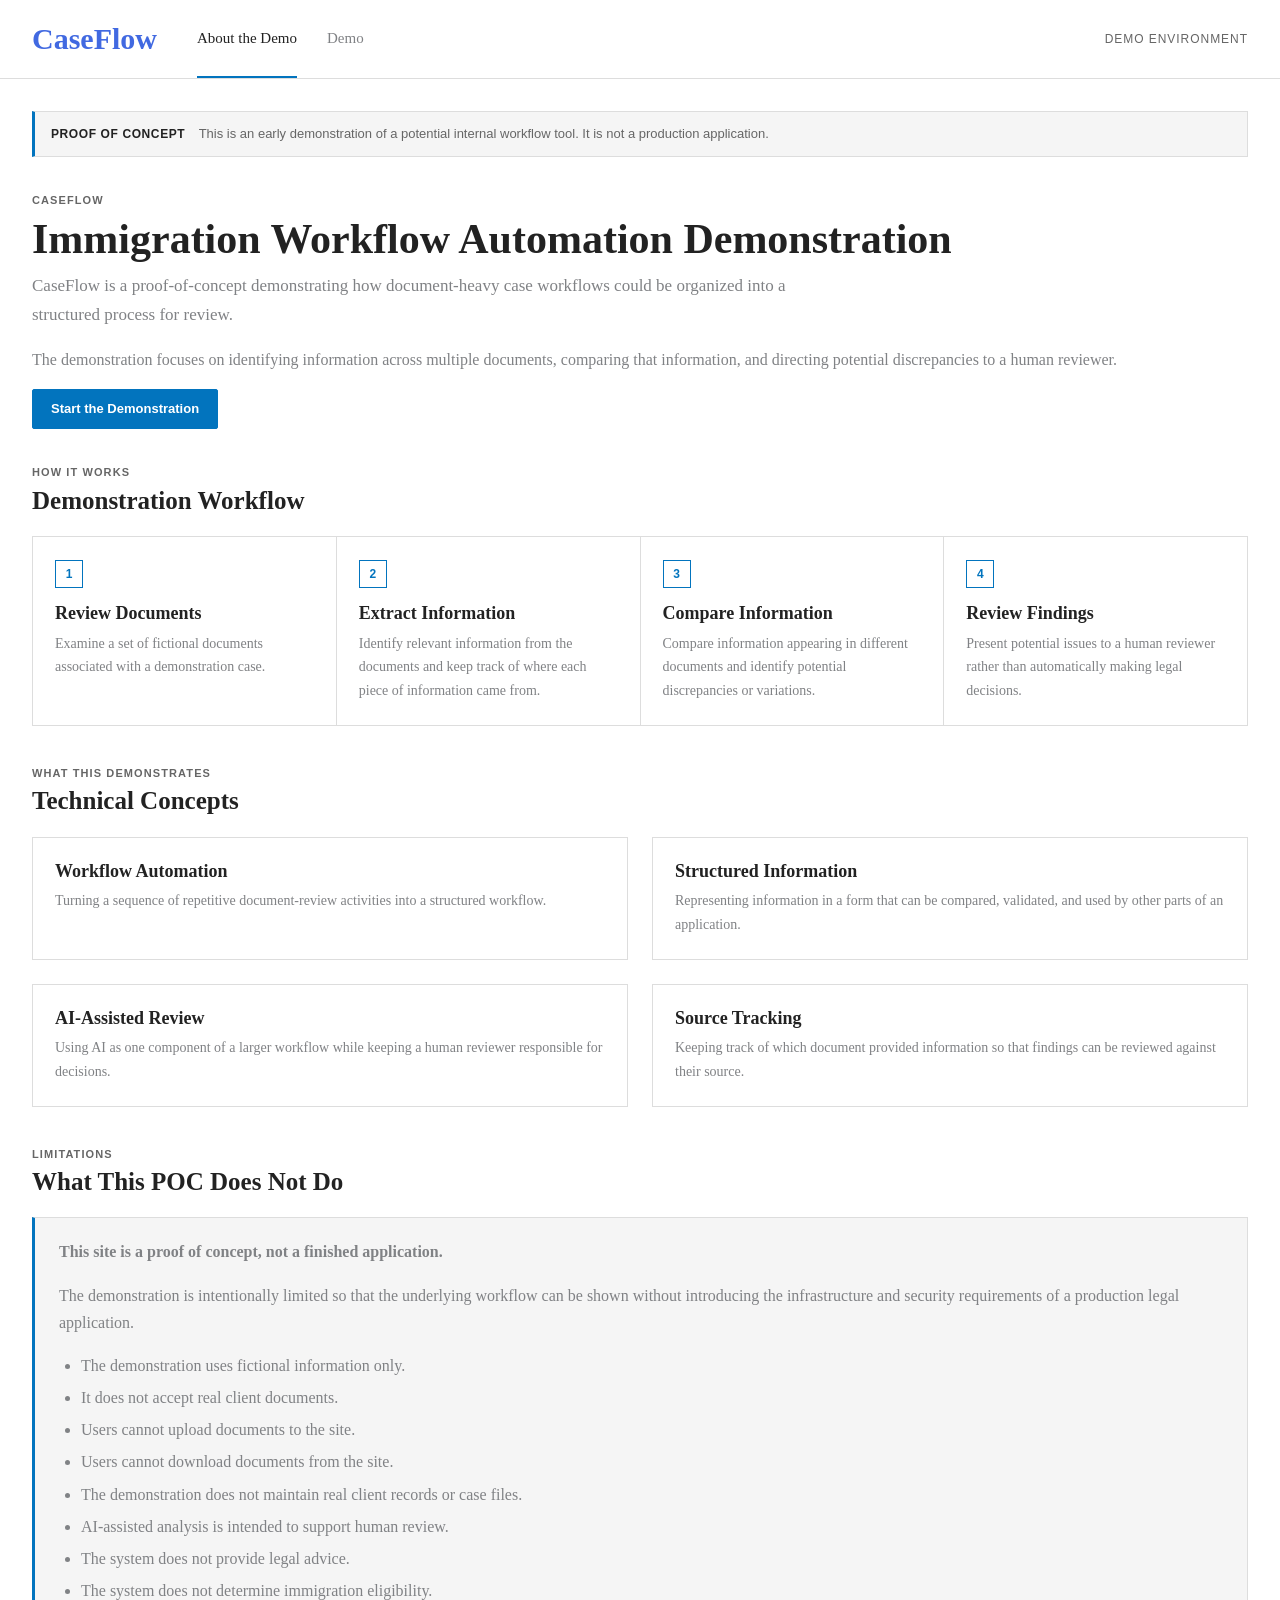
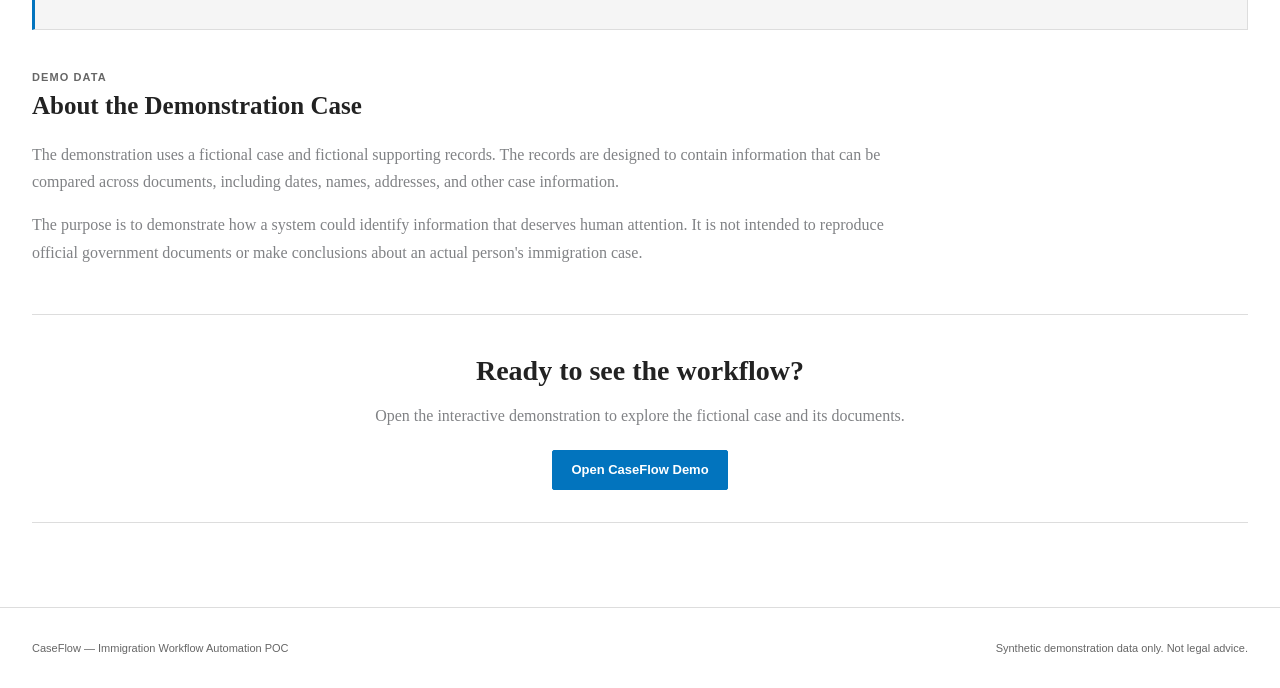
<file: static/index.html>
<!DOCTYPE html>
<html lang="en">
<head>
    <meta charset="UTF-8">
    <meta name="viewport" content="width=device-width, initial-scale=1.0">
    <title>CaseFlow</title>
    <link rel="stylesheet" href="/static/style.css">
</head>
<body>

    <header class="site-header">
        <div class="header-inner">

            <div class="site-title">
                <a href="/">CaseFlow</a>
            </div>

            <nav class="main-navigation" aria-label="Main navigation">
                <a href="/" class="active">About the Demo</a>
                <a href="/static/demo.html">Demo</a>
            </nav>

            <div class="environment-label">
                Demo Environment
            </div>

        </div>
    </header>


    <main class="page-container">

        <div class="demo-notice">
            <strong>PROOF OF CONCEPT</strong>
            <span>
                This is an early demonstration of a potential internal
                workflow tool. It is not a production application.
            </span>
        </div>


        <section class="page-introduction">

            <p class="section-label">CASEFLOW</p>

            <h1>
                Immigration Workflow Automation Demonstration
            </h1>

            <p class="introduction-text">
                CaseFlow is a proof-of-concept demonstrating how document-heavy
                case workflows could be organized into a structured process
                for review.
            </p>

            <p>
                The demonstration focuses on identifying information across
                multiple documents, comparing that information, and directing
                potential discrepancies to a human reviewer.
            </p>

            <a href="/static/demo.html" class="button-primary">
                Start the Demonstration
            </a>

        </section>


        <section class="information-section">

            <div class="section-heading">
                <div>
                    <p class="section-label">HOW IT WORKS</p>
                    <h2>Demonstration Workflow</h2>
                </div>
            </div>

            <div class="workflow-overview">

                <div class="workflow-overview-item">
                    <span class="workflow-number">1</span>

                    <div>
                        <h3>Review Documents</h3>
                        <p>
                            Examine a set of fictional documents associated
                            with a demonstration case.
                        </p>
                    </div>
                </div>

                <div class="workflow-overview-item">
                    <span class="workflow-number">2</span>

                    <div>
                        <h3>Extract Information</h3>
                        <p>
                            Identify relevant information from the documents
                            and keep track of where each piece of information
                            came from.
                        </p>
                    </div>
                </div>

                <div class="workflow-overview-item">
                    <span class="workflow-number">3</span>

                    <div>
                        <h3>Compare Information</h3>
                        <p>
                            Compare information appearing in different
                            documents and identify potential discrepancies or
                            variations.
                        </p>
                    </div>
                </div>

                <div class="workflow-overview-item">
                    <span class="workflow-number">4</span>

                    <div>
                        <h3>Review Findings</h3>
                        <p>
                            Present potential issues to a human reviewer rather
                            than automatically making legal decisions.
                        </p>
                    </div>
                </div>

            </div>

        </section>


        <section class="information-section">

            <div class="section-heading">
                <div>
                    <p class="section-label">WHAT THIS DEMONSTRATES</p>
                    <h2>Technical Concepts</h2>
                </div>
            </div>

            <div class="feature-grid">

                <div class="feature-item">
                    <h3>Workflow Automation</h3>
                    <p>
                        Turning a sequence of repetitive document-review
                        activities into a structured workflow.
                    </p>
                </div>

                <div class="feature-item">
                    <h3>Structured Information</h3>
                    <p>
                        Representing information in a form that can be
                        compared, validated, and used by other parts of an
                        application.
                    </p>
                </div>

                <div class="feature-item">
                    <h3>AI-Assisted Review</h3>
                    <p>
                        Using AI as one component of a larger workflow while
                        keeping a human reviewer responsible for decisions.
                    </p>
                </div>

                <div class="feature-item">
                    <h3>Source Tracking</h3>
                    <p>
                        Keeping track of which document provided information
                        so that findings can be reviewed against their source.
                    </p>
                </div>

            </div>

        </section>


        <section class="information-section">

            <div class="section-heading">
                <div>
                    <p class="section-label">LIMITATIONS</p>
                    <h2>What This POC Does Not Do</h2>
                </div>
            </div>

            <div class="callout">

                <p>
                    <strong>
                        This site is a proof of concept, not a finished
                        application.
                    </strong>
                </p>

                <p>
                    The demonstration is intentionally limited so that the
                    underlying workflow can be shown without introducing the
                    infrastructure and security requirements of a production
                    legal application.
                </p>

                <ul>
                    <li>
                        The demonstration uses fictional information only.
                    </li>
                    <li>
                        It does not accept real client documents.
                    </li>
                    <li>
                        Users cannot upload documents to the site.
                    </li>
                    <li>
                        Users cannot download documents from the site.
                    </li>
                    <li>
                        The demonstration does not maintain real client
                        records or case files.
                    </li>
                    <li>
                        AI-assisted analysis is intended to support human
                        review.
                    </li>
                    <li>
                        The system does not provide legal advice.
                    </li>
                    <li>
                        The system does not determine immigration eligibility.
                    </li>
                </ul>

            </div>

        </section>


        <section class="information-section">

            <div class="section-heading">
                <div>
                    <p class="section-label">DEMO DATA</p>
                    <h2>About the Demonstration Case</h2>
                </div>
            </div>

            <p>
                The demonstration uses a fictional case and fictional
                supporting records. The records are designed to contain
                information that can be compared across documents, including
                dates, names, addresses, and other case information.
            </p>

            <p>
                The purpose is to demonstrate how a system could identify
                information that deserves human attention. It is not intended
                to reproduce official government documents or make conclusions
                about an actual person's immigration case.
            </p>

        </section>


        <section class="demo-start">

            <h2>Ready to see the workflow?</h2>

            <p>
                Open the interactive demonstration to explore the fictional
                case and its documents.
            </p>

            <a href="/static/demo.html" class="button-primary">
                Open CaseFlow Demo
            </a>

        </section>

    </main>


    <footer class="site-footer">
        <div class="footer-inner">

            <p>
                CaseFlow &mdash; Immigration Workflow Automation POC
            </p>

            <p>
                Synthetic demonstration data only. Not legal advice.
            </p>

        </div>
    </footer>

</body>
</html>
</file>
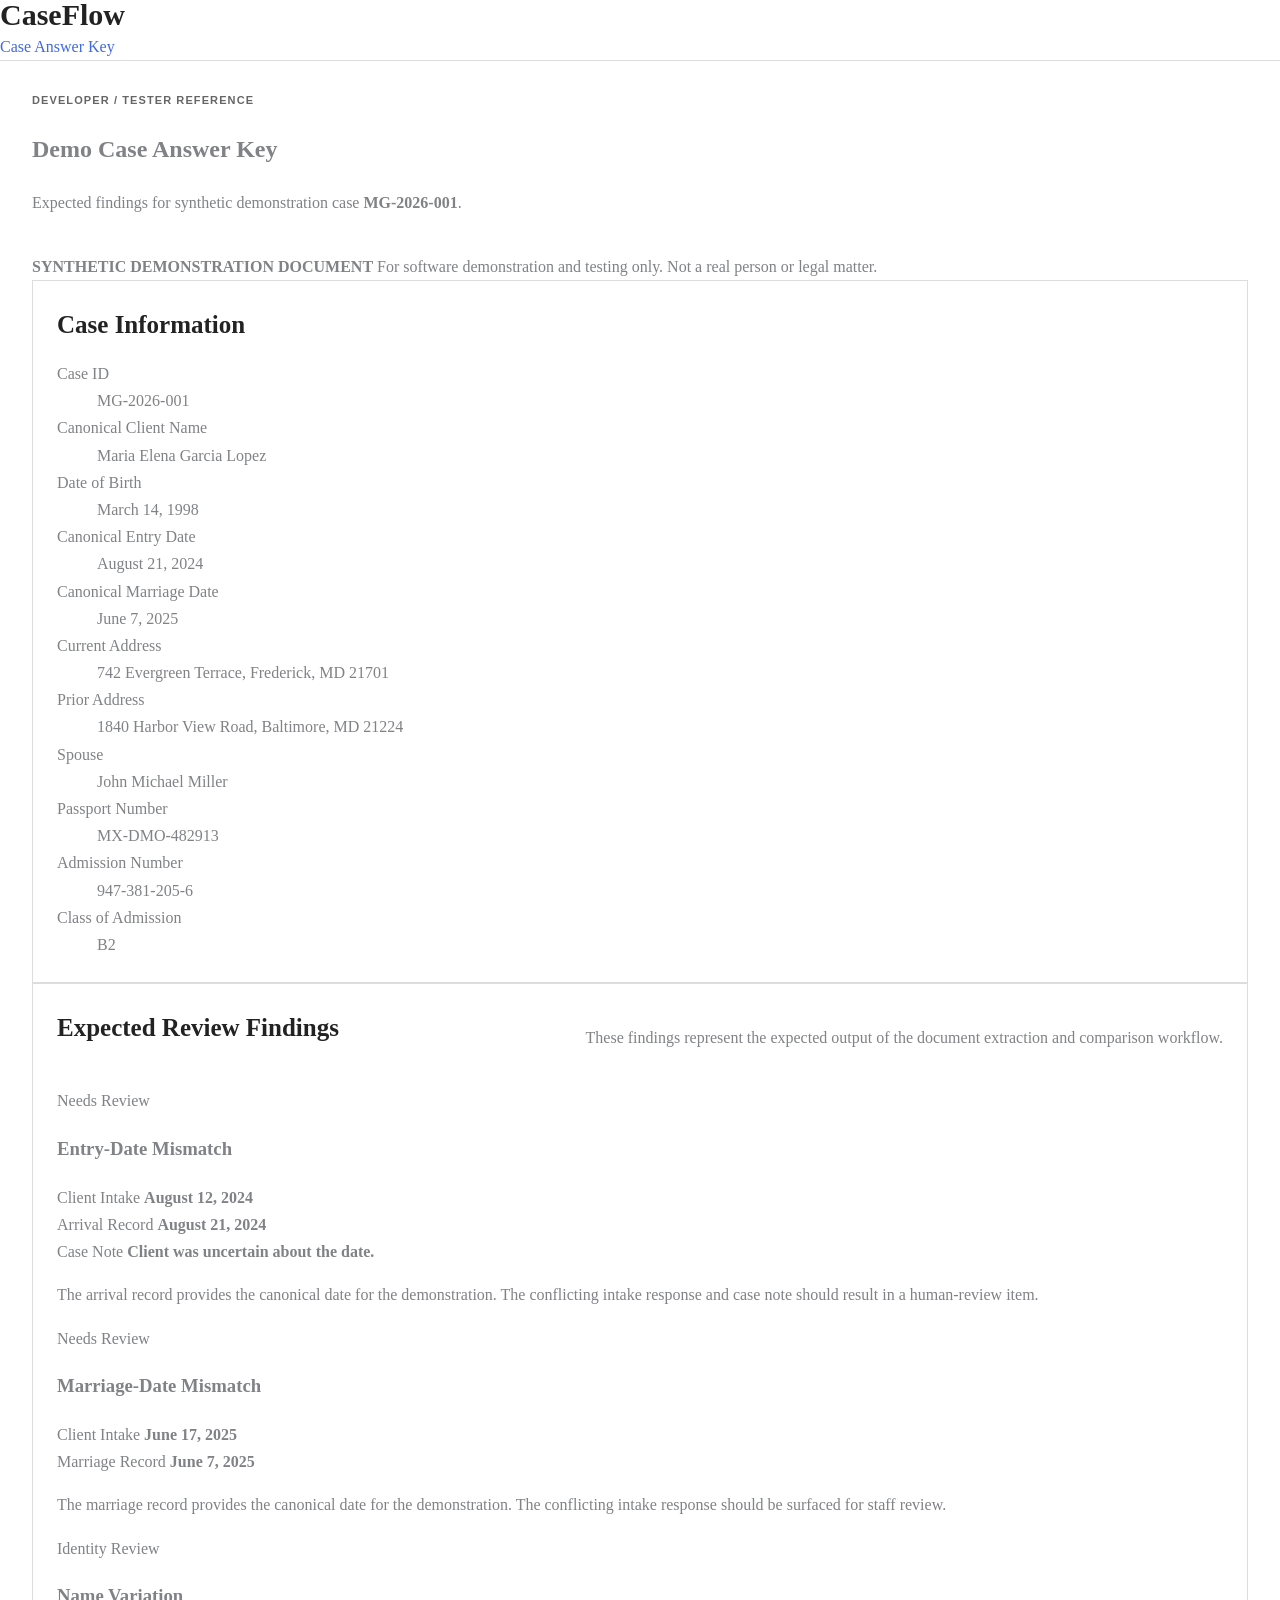
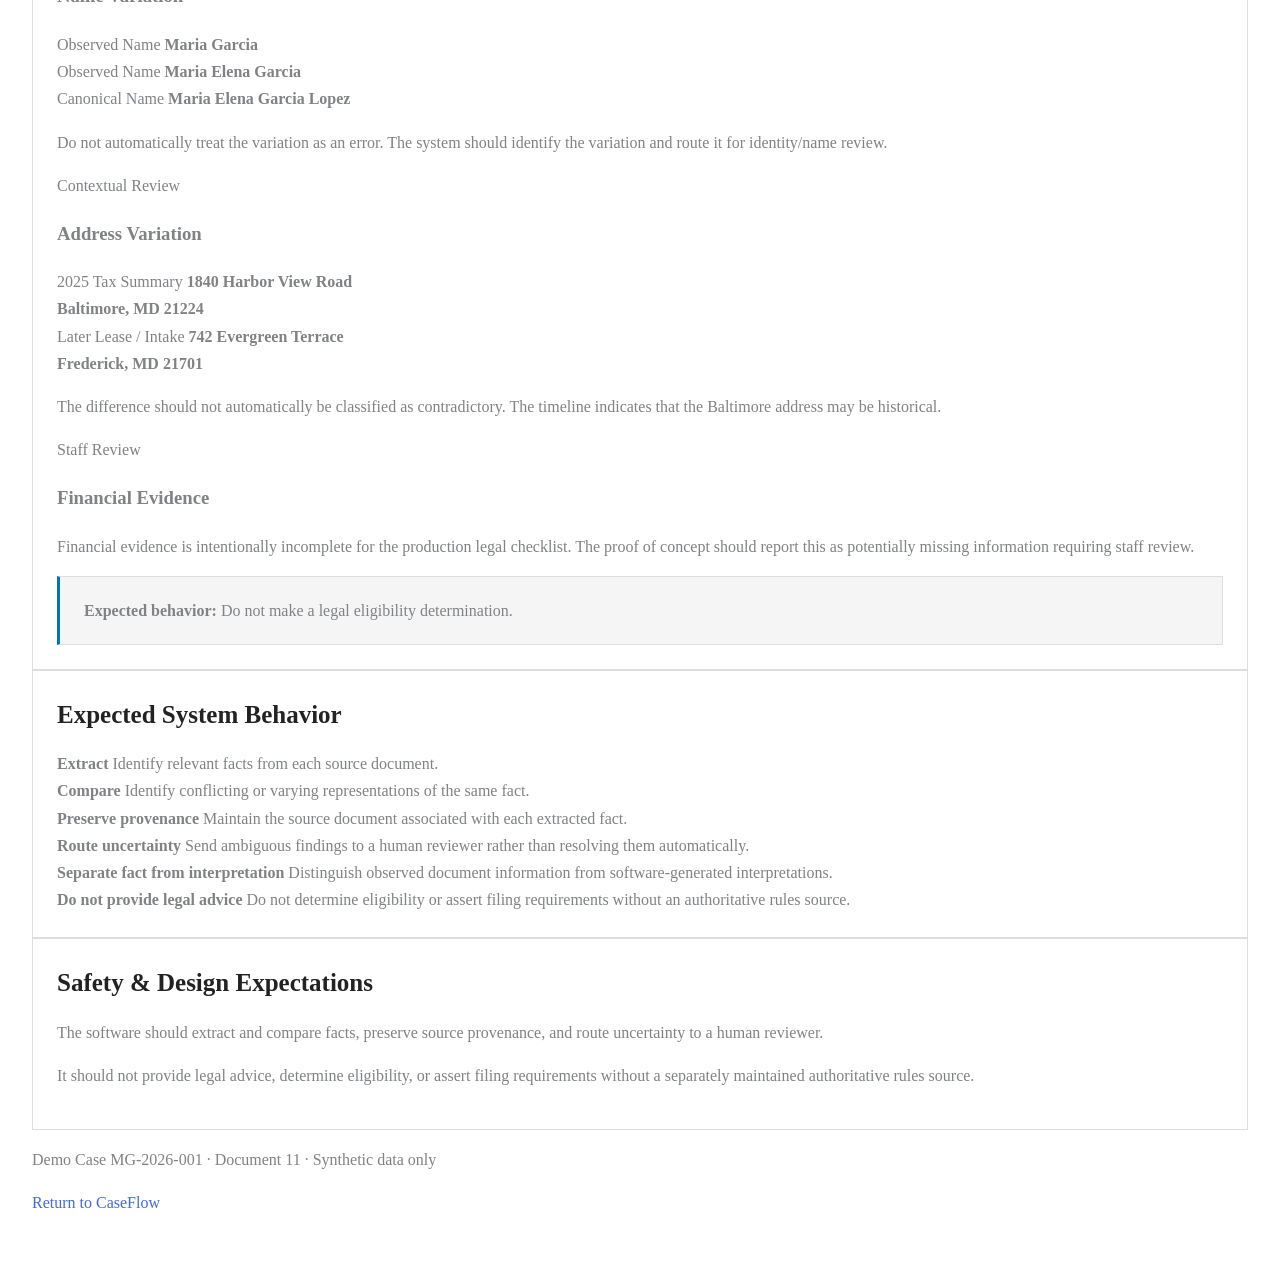
<file: static/answer-key.html>
<!DOCTYPE html>
<html lang="en">
<head>
    <meta charset="UTF-8">
    <meta name="viewport" content="width=device-width, initial-scale=1.0">

    <title>CaseFlow — Demo Answer Key</title>

    <link rel="stylesheet" href="/static/style.css">
</head>

<body>
    <header class="site-header">
        <div class="site-header-inner">
            <a href="/" class="site-title">CaseFlow</a>

            <nav class="site-nav" aria-label="Primary navigation">
                <a href="/">Case</a>
                <a href="/static/answer-key.html" aria-current="page">Answer Key</a>
            </nav>
        </div>
    </header>

    <main class="page-container">
        <section class="page-header">
            <p class="eyebrow">Developer / Tester Reference</p>
            <h1>Demo Case Answer Key</h1>
            <p class="page-introduction">
                Expected findings for synthetic demonstration case
                <strong>MG-2026-001</strong>.
            </p>
        </section>

        <div class="demo-warning">
            <strong>SYNTHETIC DEMONSTRATION DOCUMENT</strong>
            <span>For software demonstration and testing only. Not a real person or legal matter.</span>
        </div>

        <section class="content-section">
            <div class="section-heading">
                <h2>Case Information</h2>
            </div>

            <div class="fact-grid">
                <div class="fact">
                    <dt>Case ID</dt>
                    <dd>MG-2026-001</dd>
                </div>

                <div class="fact">
                    <dt>Canonical Client Name</dt>
                    <dd>Maria Elena Garcia Lopez</dd>
                </div>

                <div class="fact">
                    <dt>Date of Birth</dt>
                    <dd>March 14, 1998</dd>
                </div>

                <div class="fact">
                    <dt>Canonical Entry Date</dt>
                    <dd>August 21, 2024</dd>
                </div>

                <div class="fact">
                    <dt>Canonical Marriage Date</dt>
                    <dd>June 7, 2025</dd>
                </div>

                <div class="fact">
                    <dt>Current Address</dt>
                    <dd>742 Evergreen Terrace, Frederick, MD 21701</dd>
                </div>

                <div class="fact">
                    <dt>Prior Address</dt>
                    <dd>1840 Harbor View Road, Baltimore, MD 21224</dd>
                </div>

                <div class="fact">
                    <dt>Spouse</dt>
                    <dd>John Michael Miller</dd>
                </div>

                <div class="fact">
                    <dt>Passport Number</dt>
                    <dd>MX-DMO-482913</dd>
                </div>

                <div class="fact">
                    <dt>Admission Number</dt>
                    <dd>947-381-205-6</dd>
                </div>

                <div class="fact">
                    <dt>Class of Admission</dt>
                    <dd>B2</dd>
                </div>
            </div>
        </section>

        <section class="content-section">
            <div class="section-heading">
                <h2>Expected Review Findings</h2>
                <p>
                    These findings represent the expected output of the document
                    extraction and comparison workflow.
                </p>
            </div>

            <div class="review-list">

                <article class="review-item">
                    <div class="review-item-header">
                        <div>
                            <span class="status-label status-review">Needs Review</span>
                            <h3>Entry-Date Mismatch</h3>
                        </div>
                    </div>

                    <div class="comparison-grid">
                        <div class="comparison-value">
                            <span class="comparison-label">Client Intake</span>
                            <strong>August 12, 2024</strong>
                        </div>

                        <div class="comparison-value">
                            <span class="comparison-label">Arrival Record</span>
                            <strong>August 21, 2024</strong>
                        </div>

                        <div class="comparison-value">
                            <span class="comparison-label">Case Note</span>
                            <strong>Client was uncertain about the date.</strong>
                        </div>
                    </div>

                    <p class="review-description">
                        The arrival record provides the canonical date for the
                        demonstration. The conflicting intake response and case
                        note should result in a human-review item.
                    </p>
                </article>

                <article class="review-item">
                    <div class="review-item-header">
                        <div>
                            <span class="status-label status-review">Needs Review</span>
                            <h3>Marriage-Date Mismatch</h3>
                        </div>
                    </div>

                    <div class="comparison-grid">
                        <div class="comparison-value">
                            <span class="comparison-label">Client Intake</span>
                            <strong>June 17, 2025</strong>
                        </div>

                        <div class="comparison-value">
                            <span class="comparison-label">Marriage Record</span>
                            <strong>June 7, 2025</strong>
                        </div>
                    </div>

                    <p class="review-description">
                        The marriage record provides the canonical date for the
                        demonstration. The conflicting intake response should
                        be surfaced for staff review.
                    </p>
                </article>

                <article class="review-item">
                    <div class="review-item-header">
                        <div>
                            <span class="status-label status-review">Identity Review</span>
                            <h3>Name Variation</h3>
                        </div>
                    </div>

                    <div class="comparison-grid">
                        <div class="comparison-value">
                            <span class="comparison-label">Observed Name</span>
                            <strong>Maria Garcia</strong>
                        </div>

                        <div class="comparison-value">
                            <span class="comparison-label">Observed Name</span>
                            <strong>Maria Elena Garcia</strong>
                        </div>

                        <div class="comparison-value">
                            <span class="comparison-label">Canonical Name</span>
                            <strong>Maria Elena Garcia Lopez</strong>
                        </div>
                    </div>

                    <p class="review-description">
                        Do not automatically treat the variation as an error.
                        The system should identify the variation and route it
                        for identity/name review.
                    </p>
                </article>

                <article class="review-item">
                    <div class="review-item-header">
                        <div>
                            <span class="status-label status-context">Contextual Review</span>
                            <h3>Address Variation</h3>
                        </div>
                    </div>

                    <div class="comparison-grid">
                        <div class="comparison-value">
                            <span class="comparison-label">2025 Tax Summary</span>
                            <strong>1840 Harbor View Road<br>Baltimore, MD 21224</strong>
                        </div>

                        <div class="comparison-value">
                            <span class="comparison-label">Later Lease / Intake</span>
                            <strong>742 Evergreen Terrace<br>Frederick, MD 21701</strong>
                        </div>
                    </div>

                    <p class="review-description">
                        The difference should not automatically be classified as
                        contradictory. The timeline indicates that the Baltimore
                        address may be historical.
                    </p>
                </article>

                <article class="review-item">
                    <div class="review-item-header">
                        <div>
                            <span class="status-label status-review">Staff Review</span>
                            <h3>Financial Evidence</h3>
                        </div>
                    </div>

                    <p class="review-description">
                        Financial evidence is intentionally incomplete for the
                        production legal checklist. The proof of concept should
                        report this as potentially missing information requiring
                        staff review.
                    </p>

                    <div class="callout">
                        <strong>Expected behavior:</strong>
                        Do not make a legal eligibility determination.
                    </div>
                </article>

            </div>
        </section>

        <section class="content-section">
            <div class="section-heading">
                <h2>Expected System Behavior</h2>
            </div>

            <div class="behavior-list">
                <div class="behavior-item">
                    <strong>Extract</strong>
                    <span>Identify relevant facts from each source document.</span>
                </div>

                <div class="behavior-item">
                    <strong>Compare</strong>
                    <span>Identify conflicting or varying representations of the same fact.</span>
                </div>

                <div class="behavior-item">
                    <strong>Preserve provenance</strong>
                    <span>Maintain the source document associated with each extracted fact.</span>
                </div>

                <div class="behavior-item">
                    <strong>Route uncertainty</strong>
                    <span>Send ambiguous findings to a human reviewer rather than resolving them automatically.</span>
                </div>

                <div class="behavior-item">
                    <strong>Separate fact from interpretation</strong>
                    <span>Distinguish observed document information from software-generated interpretations.</span>
                </div>

                <div class="behavior-item">
                    <strong>Do not provide legal advice</strong>
                    <span>Do not determine eligibility or assert filing requirements without an authoritative rules source.</span>
                </div>
            </div>
        </section>

        <section class="content-section safety-section">
            <div class="section-heading">
                <h2>Safety &amp; Design Expectations</h2>
            </div>

            <p>
                The software should extract and compare facts, preserve source
                provenance, and route uncertainty to a human reviewer.
            </p>

            <p>
                It should not provide legal advice, determine eligibility, or
                assert filing requirements without a separately maintained
                authoritative rules source.
            </p>
        </section>

        <footer class="page-footer">
            <p>
                Demo Case MG-2026-001 · Document 11 · Synthetic data only
            </p>

            <a href="/">Return to CaseFlow</a>
        </footer>
    </main>
</body>
</html>
</file>
<file: static/style.css>
/* --------------------------------------------------
   CaseFlow
   Konare-inspired application styles
   -------------------------------------------------- */

:root {
    --color-text: #808285;
    --color-heading: #222222;
    --color-primary: #0274be;
    --color-link: #4169e1;
    --color-link-hover: #191970;
    --color-background: #ffffff;
    --color-light-background: #f5f5f5;
    --color-border: #dddddd;
    --color-muted: #666666;

    --radius: 2px;

    --content-width: 1400px;
    --page-padding: 32px;
}


/* --------------------------------------------------
   Base
   -------------------------------------------------- */

* {
    box-sizing: border-box;
}

html {
    font-size: 16px;
}

body {
    margin: 0;
    background: var(--color-background);
    color: var(--color-text);
    font-family: Georgia, "Times New Roman", serif;
    line-height: 1.7;
}

a {
    color: var(--color-link);
    text-decoration: none;
}

a:hover {
    color: var(--color-link-hover);
}


/* --------------------------------------------------
   Header
   -------------------------------------------------- */

.site-header {
    background: #ffffff;
    border-bottom: 1px solid var(--color-border);
}

.header-inner {
    max-width: var(--content-width);
    margin: 0 auto;
    min-height: 78px;
    padding: 0 var(--page-padding);

    display: flex;
    align-items: center;
    gap: 40px;
}

.site-title {
    color: var(--color-heading);
    font-size: 30px;
    font-weight: 700;
    line-height: 1;
    white-space: nowrap;
}

.site-title:hover {
    color: var(--color-heading);
}

.main-navigation {
    display: flex;
    align-self: stretch;
    align-items: center;
    gap: 30px;
}

.main-navigation a {
    position: relative;

    display: flex;
    align-items: center;

    height: 100%;

    color: var(--color-text);
    font-size: 15px;
}

.main-navigation a:hover,
.main-navigation a.active {
    color: var(--color-heading);
}

.main-navigation a.active::after {
    content: "";

    position: absolute;
    bottom: 0;
    left: 0;
    right: 0;

    height: 2px;
    background: var(--color-primary);
}

.environment-label {
    margin-left: auto;

    color: var(--color-muted);
    font-family: Arial, Helvetica, sans-serif;
    font-size: 12px;
    text-transform: uppercase;
    letter-spacing: 0.08em;
}


/* --------------------------------------------------
   Main layout
   -------------------------------------------------- */

.page-container {
    max-width: var(--content-width);
    margin: 0 auto;
    padding: 32px var(--page-padding) 64px;
}

.demo-notice {
    margin-bottom: 36px;
    padding: 12px 16px;

    border: 1px solid var(--color-border);
    border-left: 3px solid var(--color-primary);

    background: var(--color-light-background);

    color: var(--color-muted);
    font-family: Arial, Helvetica, sans-serif;
    font-size: 13px;
    line-height: 1.5;
}

.demo-notice strong {
    margin-right: 10px;

    color: var(--color-heading);
    font-size: 12px;
    letter-spacing: 0.05em;
}


/* --------------------------------------------------
   Typography
   -------------------------------------------------- */

.eyebrow,
.section-label,
.meta-label,
.placeholder-label {
    margin: 0;

    color: var(--color-muted);
    font-family: Arial, Helvetica, sans-serif;
    font-size: 11px;
    font-weight: 600;
    line-height: 1.4;
    letter-spacing: 0.1em;
    text-transform: uppercase;
}

.page-introduction {
    margin-bottom: 36px;
}

.page-introduction h1 {
    margin: 6px 0 8px;

    color: var(--color-heading);
    font-size: 42px;
    font-weight: 700;
    line-height: 1.2;
}

.introduction-text {
    max-width: 760px;
    margin: 0;

    font-size: 17px;
}


/* --------------------------------------------------
   Case header
   -------------------------------------------------- */

.case-header {
    margin-bottom: 32px;
    padding: 24px;

    border: 1px solid var(--color-border);

    display: flex;
    justify-content: space-between;
    gap: 40px;
}

.case-header h2 {
    margin: 4px 0 0;

    color: var(--color-heading);
    font-size: 30px;
    line-height: 1.25;
}

.matter-type {
    margin: 4px 0 0;
    font-size: 16px;
}

.case-meta {
    display: flex;
    align-items: center;
    gap: 40px;
}

.meta-item {
    display: flex;
    flex-direction: column;
    gap: 3px;

    font-size: 14px;
}

.meta-label {
    font-size: 10px;
}


/* --------------------------------------------------
   Status
   -------------------------------------------------- */

.status {
    display: inline-block;

    padding: 3px 8px;

    border-radius: var(--radius);

    font-family: Arial, Helvetica, sans-serif;
    font-size: 11px;
    font-weight: 600;
    line-height: 1.4;
    text-transform: uppercase;
    letter-spacing: 0.04em;
}

.status-active,
.status-received {
    color: #3f6b46;
    background: #eef5ef;
    border: 1px solid #cddfce;
}

.status-missing {
    color: #8a4b35;
    background: #faf1ed;
    border: 1px solid #e5cfc4;
}


/* --------------------------------------------------
   Content grid
   -------------------------------------------------- */

.content-grid {
    display: grid;
    grid-template-columns: minmax(0, 1.35fr) minmax(320px, 0.65fr);
    gap: 24px;
}

.content-section {
    min-width: 0;
    padding: 24px;

    border: 1px solid var(--color-border);
}

.section-heading {
    display: flex;
    justify-content: space-between;
    align-items: flex-start;
    gap: 20px;

    margin-bottom: 20px;
}

.section-heading h2 {
    margin: 4px 0 0;

    color: var(--color-heading);
    font-size: 25px;
    line-height: 1.25;
}

.section-count {
    padding-top: 2px;

    color: var(--color-muted);
    font-family: Arial, Helvetica, sans-serif;
    font-size: 12px;
}


/* --------------------------------------------------
   Documents
   -------------------------------------------------- */

.documents-section {
    grid-column: 1;
}

.document-list {
    border-top: 1px solid var(--color-border);
}

.document-row {
    min-height: 68px;
    padding: 13px 0;

    border-bottom: 1px solid var(--color-border);

    display: flex;
    align-items: center;
    justify-content: space-between;
    gap: 20px;
}

.document-row > div {
    display: flex;
    flex-direction: column;
}

.document-row strong {
    color: var(--color-heading);
    font-size: 15px;
    font-weight: 600;
}

.document-row span:not(.status) {
    color: var(--color-muted);
    font-size: 13px;
}


/* --------------------------------------------------
   AI analysis
   -------------------------------------------------- */

.analysis-section {
    grid-column: 2;
}

.analysis-placeholder {
    padding: 24px;

    border: 1px dashed #c9c9c9;
    background: var(--color-light-background);

    font-size: 14px;
}

.analysis-placeholder p {
    margin: 0 0 12px;
}

.analysis-placeholder p:last-child {
    margin-bottom: 0;
}

.placeholder-label {
    color: var(--color-primary);
}

.review-note {
    color: var(--color-muted);
    font-family: Arial, Helvetica, sans-serif;
    font-size: 12px;
}


/* --------------------------------------------------
   Tasks
   -------------------------------------------------- */

.tasks-section {
    grid-column: 1;
}

.task-list {
    border-top: 1px solid var(--color-border);
}

.task-row {
    min-height: 70px;
    padding: 13px 0;

    border-bottom: 1px solid var(--color-border);

    display: flex;
    align-items: center;
    gap: 14px;
}

.task-indicator {
    width: 10px;
    height: 10px;

    border: 1px solid var(--color-primary);
    border-radius: 50%;

    flex-shrink: 0;
}

.task-content {
    display: flex;
    flex-direction: column;
    flex: 1;
}

.task-content strong {
    color: var(--color-heading);
    font-size: 15px;
    font-weight: 600;
}

.task-content span {
    color: var(--color-muted);
    font-size: 13px;
}

.task-status {
    color: var(--color-muted);
    font-family: Arial, Helvetica, sans-serif;
    font-size: 12px;
}


/* --------------------------------------------------
   Activity
   -------------------------------------------------- */

.activity-section {
    grid-column: 2;
}

.activity-list {
    border-top: 1px solid var(--color-border);
}

.activity-row {
    padding: 13px 0;

    border-bottom: 1px solid var(--color-border);
}

.activity-row time {
    display: block;

    color: var(--color-muted);
    font-family: Arial, Helvetica, sans-serif;
    font-size: 11px;
    text-transform: uppercase;
    letter-spacing: 0.04em;
}

.activity-row p {
    margin: 3px 0 0;

    color: var(--color-heading);
    font-size: 14px;
}


/* --------------------------------------------------
   Footer
   -------------------------------------------------- */

.site-footer {
    border-top: 1px solid var(--color-border);
}

.footer-inner {
    max-width: var(--content-width);
    margin: 0 auto;
    padding: 20px var(--page-padding);

    display: flex;
    justify-content: space-between;
    gap: 20px;

    color: var(--color-muted);
    font-family: Arial, Helvetica, sans-serif;
    font-size: 11px;
}


/* --------------------------------------------------
   Responsive
   -------------------------------------------------- */

@media (max-width: 900px) {

    .header-inner {
        gap: 24px;
    }

    .case-header {
        flex-direction: column;
    }

    .case-meta {
        flex-wrap: wrap;
        gap: 24px;
    }

    .content-grid {
        grid-template-columns: 1fr;
    }

    .documents-section,
    .analysis-section,
    .tasks-section,
    .activity-section {
        grid-column: 1;
    }
}


@media (max-width: 700px) {

    :root {
        --page-padding: 20px;
    }

    .header-inner {
        min-height: auto;
        padding-top: 18px;
        padding-bottom: 18px;

        flex-wrap: wrap;
    }

    .main-navigation {
        order: 3;
        width: 100%;
        height: 42px;

        gap: 24px;
    }

    .environment-label {
        margin-left: auto;
    }

    .page-introduction h1 {
        font-size: 34px;
    }

    .case-header,
    .content-section {
        padding: 18px;
    }

    .footer-inner {
        flex-direction: column;
    }
}


/* --------------------------------------------------
   CaseFlow
   Demo page additions
   -------------------------------------------------- */


/* --------------------------------------------------
   General buttons
   -------------------------------------------------- */

.button-primary {
    display: inline-block;

    padding: 10px 18px;

    border: 1px solid var(--color-primary);
    border-radius: var(--radius);

    background: var(--color-primary);
    color: #ffffff;

    font-family: Arial, Helvetica, sans-serif;
    font-size: 13px;
    font-weight: 600;
    line-height: 1.4;
    text-decoration: none;

    cursor: pointer;
}

.button-primary:hover {
    background: #025f9d;
    border-color: #025f9d;
    color: #ffffff;
}

.button-primary:disabled {
    opacity: 0.55;
    cursor: not-allowed;
}


/* --------------------------------------------------
   Information sections
   -------------------------------------------------- */

.information-section {
    margin-bottom: 40px;
}

.information-section > p {
    max-width: 900px;
}

.information-section h3 {
    margin: 0 0 6px;

    color: var(--color-heading);
    font-size: 18px;
    line-height: 1.3;
}


/* --------------------------------------------------
   Workflow overview
   -------------------------------------------------- */

.workflow-overview {
    display: grid;
    grid-template-columns: repeat(4, 1fr);
    gap: 1px;

    border: 1px solid var(--color-border);
    background: var(--color-border);
}

.workflow-overview-item {
    min-height: 170px;
    padding: 22px;

    background: var(--color-background);
}

.workflow-overview-item .workflow-number {
    margin-bottom: 14px;
}

.workflow-number {
    width: 28px;
    height: 28px;

    border: 1px solid var(--color-primary);

    display: inline-flex;
    align-items: center;
    justify-content: center;

    color: var(--color-primary);
    font-family: Arial, Helvetica, sans-serif;
    font-size: 12px;
    font-weight: 600;
}

.workflow-overview-item p {
    margin: 0;

    font-size: 14px;
}


/* --------------------------------------------------
   Feature grid
   -------------------------------------------------- */

.feature-grid {
    display: grid;
    grid-template-columns: repeat(2, 1fr);
    gap: 24px;
}

.feature-item {
    padding: 22px;

    border: 1px solid var(--color-border);
}

.feature-item p {
    margin: 0;

    font-size: 14px;
}


/* --------------------------------------------------
   Callouts
   -------------------------------------------------- */

.callout {
    padding: 20px 24px;

    border: 1px solid var(--color-border);
    border-left: 3px solid var(--color-primary);

    background: var(--color-light-background);
}

.callout p:first-child {
    margin-top: 0;
}

.callout p:last-child {
    margin-bottom: 0;
}

.callout ul {
    margin: 12px 0 0;
    padding-left: 22px;
}

.callout li {
    margin-bottom: 5px;
}


/* --------------------------------------------------
   Demo start
   -------------------------------------------------- */

.demo-start {
    margin: 48px 0 20px;
    padding: 32px;

    border-top: 1px solid var(--color-border);
    border-bottom: 1px solid var(--color-border);

    text-align: center;
}

.demo-start h2 {
    margin: 0 0 8px;

    color: var(--color-heading);
    font-size: 28px;
}

.demo-start p {
    margin: 0 0 20px;
}


/* --------------------------------------------------
   Demo workflow
   -------------------------------------------------- */

.workflow-section {
    margin-bottom: 32px;
}

.workflow-steps {
    display: grid;
    grid-template-columns: repeat(4, 1fr);
    gap: 1px;

    border: 1px solid var(--color-border);
    background: var(--color-border);
}

.workflow-step {
    min-height: 150px;
    padding: 20px;

    background: var(--color-background);
}

.workflow-step.active {
    border-top: 2px solid var(--color-primary);
    padding-top: 18px;
}

.workflow-step strong {
    display: block;
    margin: 10px 0 5px;

    color: var(--color-heading);
    font-size: 15px;
}

.workflow-step p {
    margin: 0;

    font-size: 13px;
}


/* --------------------------------------------------
   Document workspace
   -------------------------------------------------- */

.document-workspace {
    display: grid;
    grid-template-columns: 320px minmax(0, 1fr);
    gap: 24px;

    margin-bottom: 32px;
}

.document-list-panel,
.document-viewer-panel {
    min-width: 0;

    border: 1px solid var(--color-border);
}

.panel-header {
    padding: 20px;

    border-bottom: 1px solid var(--color-border);
}

.panel-header h2 {
    margin: 4px 0 2px;

    color: var(--color-heading);
    font-size: 22px;
    line-height: 1.25;
}

.panel-header p:last-child {
    margin: 0;

    color: var(--color-muted);
    font-size: 13px;
}

.document-list {
    border-top: 0;
}

.document-item {
    width: 100%;
    min-height: 68px;
    padding: 12px 16px;

    border: 0;
    border-bottom: 1px solid var(--color-border);

    background: var(--color-background);

    display: flex;
    align-items: center;
    gap: 14px;

    color: inherit;
    font-family: Georgia, "Times New Roman", serif;
    text-align: left;

    cursor: pointer;
}

.document-item:last-child {
    border-bottom: 0;
}

.document-item:hover {
    background: var(--color-light-background);
}

.document-item.selected {
    border-left: 3px solid var(--color-primary);
    padding-left: 13px;

    background: var(--color-light-background);
}

.document-number {
    color: var(--color-muted);
    font-family: Arial, Helvetica, sans-serif;
    font-size: 11px;
}

.document-information {
    display: flex;
    flex-direction: column;
}

.document-information strong {
    color: var(--color-heading);
    font-size: 14px;
    font-weight: 600;
}

.document-information small {
    color: var(--color-muted);
    font-size: 12px;
}

.document-viewer-header {
    display: flex;
    align-items: flex-start;
    justify-content: space-between;
    gap: 20px;
}

.document-viewer-placeholder {
    min-height: 440px;
    padding: 40px;

    background: var(--color-light-background);

    display: flex;
    align-items: center;
    justify-content: center;
}

.document-placeholder-content {
    max-width: 600px;
    padding: 40px;

    border: 1px solid var(--color-border);

    background: var(--color-background);

    text-align: center;
}

.document-placeholder-content h3 {
    margin: 6px 0 12px;

    color: var(--color-heading);
    font-size: 24px;
}

.document-placeholder-content p:last-child {
    margin-bottom: 0;

    color: var(--color-muted);
    font-size: 14px;
}


/* --------------------------------------------------
   Analysis / limitations
   -------------------------------------------------- */

.demo-limitations {
    margin-bottom: 40px;
}

.analysis-section {
    margin-bottom: 40px;
}

.analysis-placeholder ul {
    margin: 12px 0 20px;
    padding-left: 22px;
}

.button-note {
    margin-top: 10px !important;

    color: var(--color-muted);
    font-family: Arial, Helvetica, sans-serif;
    font-size: 11px;
}


/* --------------------------------------------------
   Analysis status
   -------------------------------------------------- */

.analysis-status {
    margin-top: 20px;
    padding: 14px 16px;

    border: 1px solid var(--color-border);
    border-left: 3px solid var(--color-primary);

    background: var(--color-background);

    display: flex;
    flex-direction: column;
    gap: 2px;
}

.analysis-status strong {
    color: var(--color-heading);
    font-family: Arial, Helvetica, sans-serif;
    font-size: 12px;
    font-weight: 600;
    text-transform: uppercase;
    letter-spacing: 0.04em;
}

.analysis-status span {
    color: var(--color-muted);
    font-size: 13px;
}

.analysis-status-processing {
    border-left-color: var(--color-primary);
}

.analysis-status-complete {
    border-left-color: #3f6b46;
}

.analysis-status-error {
    border-left-color: #8a4b35;
}


/* --------------------------------------------------
   Analysis results
   -------------------------------------------------- */

.analysis-results {
    margin-top: 28px;

    border: 1px solid var(--color-border);

    background: var(--color-background);
}

.analysis-results-header {
    padding: 20px;

    border-bottom: 1px solid var(--color-border);

    display: flex;
    align-items: flex-start;
    justify-content: space-between;
    gap: 20px;
}

.analysis-results-header h3 {
    margin: 4px 0 0;

    color: var(--color-heading);
    font-size: 24px;
    line-height: 1.25;
}

.status-analysis {
    max-width: 300px;

    color: var(--color-heading);
    background: var(--color-light-background);
    border: 1px solid var(--color-border);

    text-transform: none;
    letter-spacing: 0;
    line-height: 1.4;
}

.analysis-result-section {
    padding: 24px;

    border-bottom: 1px solid var(--color-border);
}

.analysis-result-section:last-child {
    border-bottom: 0;
}

.analysis-result-heading {
    margin-bottom: 16px;

    display: flex;
    align-items: flex-start;
    justify-content: space-between;
    gap: 20px;
}

.analysis-result-heading h4 {
    margin: 4px 0 0;

    color: var(--color-heading);
    font-size: 20px;
    line-height: 1.3;
}

.analysis-summary {
    max-width: 1000px;
    margin: 0 !important;

    color: var(--color-heading);
    font-size: 15px;
}


/* --------------------------------------------------
   Key facts
   -------------------------------------------------- */

.key-facts-list {
    border-top: 1px solid var(--color-border);
}

.key-fact-row {
    padding: 14px 0;

    border-bottom: 1px solid var(--color-border);

    display: grid;
    grid-template-columns: minmax(180px, 0.45fr) minmax(120px, 0.55fr);
    gap: 24px;
}

.key-fact-row:last-child {
    border-bottom: 0;
}

.key-fact-information {
    display: flex;
    flex-direction: column;
    gap: 2px;
}

.key-fact-information strong {
    color: var(--color-heading);
    font-family: Arial, Helvetica, sans-serif;
    font-size: 12px;
    font-weight: 600;
    text-transform: uppercase;
    letter-spacing: 0.04em;
}

.key-fact-information span {
    color: var(--color-heading);
    font-size: 14px;
}

.source-list {
    display: flex;
    flex-wrap: wrap;
    align-items: flex-start;
    gap: 6px;
}

.source-item {
    display: inline-block;

    padding: 2px 7px;

    border: 1px solid var(--color-border);
    border-radius: var(--radius);

    background: var(--color-light-background);

    color: var(--color-heading);
    font-family: Arial, Helvetica, sans-serif;
    font-size: 10px;
    font-weight: 600;
    line-height: 1.5;
}

.source-empty {
    color: var(--color-muted);
    font-family: Arial, Helvetica, sans-serif;
    font-size: 11px;
}

.analysis-empty-message {
    margin: 0 !important;

    color: var(--color-muted);
    font-size: 13px;
}


/* --------------------------------------------------
   Findings
   -------------------------------------------------- */

.findings-list {
    display: flex;
    flex-direction: column;
    gap: 16px;
}

.finding-card {
    padding: 18px;

    border: 1px solid var(--color-border);

    background: var(--color-background);
}

.finding-header {
    margin-bottom: 12px;

    display: flex;
    align-items: flex-start;
    justify-content: space-between;
    gap: 20px;
}

.finding-heading {
    display: flex;
    align-items: flex-start;
    gap: 10px;
}

.finding-heading h5 {
    margin: 0;

    color: var(--color-heading);
    font-size: 17px;
    font-weight: 600;
    line-height: 1.35;
}

.finding-severity {
    display: inline-block;

    padding: 2px 6px;

    border: 1px solid var(--color-border);
    border-radius: var(--radius);

    font-family: Arial, Helvetica, sans-serif;
    font-size: 9px;
    font-weight: 600;
    line-height: 1.5;
    text-transform: uppercase;
    letter-spacing: 0.04em;

    white-space: nowrap;
}

.finding-severity-low {
    color: #3f6b46;
    background: #eef5ef;
    border-color: #cddfce;
}

.finding-severity-medium {
    color: #765f2d;
    background: #f7f3e8;
    border-color: #e4d9b9;
}

.finding-severity-high {
    color: #8a4b35;
    background: #faf1ed;
    border-color: #e5cfc4;
}

.finding-type {
    color: var(--color-muted);
    font-family: Arial, Helvetica, sans-serif;
    font-size: 10px;
    text-transform: uppercase;
    letter-spacing: 0.05em;
    white-space: nowrap;
}

.finding-summary {
    margin: 0 0 16px !important;

    color: var(--color-heading);
    font-size: 14px;
}

.finding-subheading {
    margin: 14px 0 6px !important;

    color: var(--color-muted);
    font-family: Arial, Helvetica, sans-serif;
    font-size: 10px;
    font-weight: 600;
    text-transform: uppercase;
    letter-spacing: 0.08em;
}

.finding-recommendation {
    margin: 0 !important;

    color: var(--color-heading);
    font-size: 13px;
}


/* --------------------------------------------------
   Responsive additions
   -------------------------------------------------- */

@media (max-width: 900px) {

    .workflow-overview,
    .workflow-steps {
        grid-template-columns: repeat(2, 1fr);
    }

    .document-workspace {
        grid-template-columns: 1fr;
    }

    .key-fact-row {
        grid-template-columns: 1fr;
        gap: 8px;
    }

}


@media (max-width: 700px) {

    .workflow-overview,
    .workflow-steps,
    .feature-grid {
        grid-template-columns: 1fr;
    }

    .workflow-overview-item {
        min-height: auto;
    }

    .document-viewer-placeholder {
        min-height: 320px;
        padding: 20px;
    }

    .document-placeholder-content {
        padding: 24px;
    }

    .demo-start {
        padding: 24px 18px;
    }

    .analysis-results-header,
    .analysis-result-heading,
    .finding-header {
        flex-direction: column;
    }

    .status-analysis {
        max-width: none;
    }

    .finding-heading {
        flex-direction: column;
        gap: 6px;
    }

}
</file>
